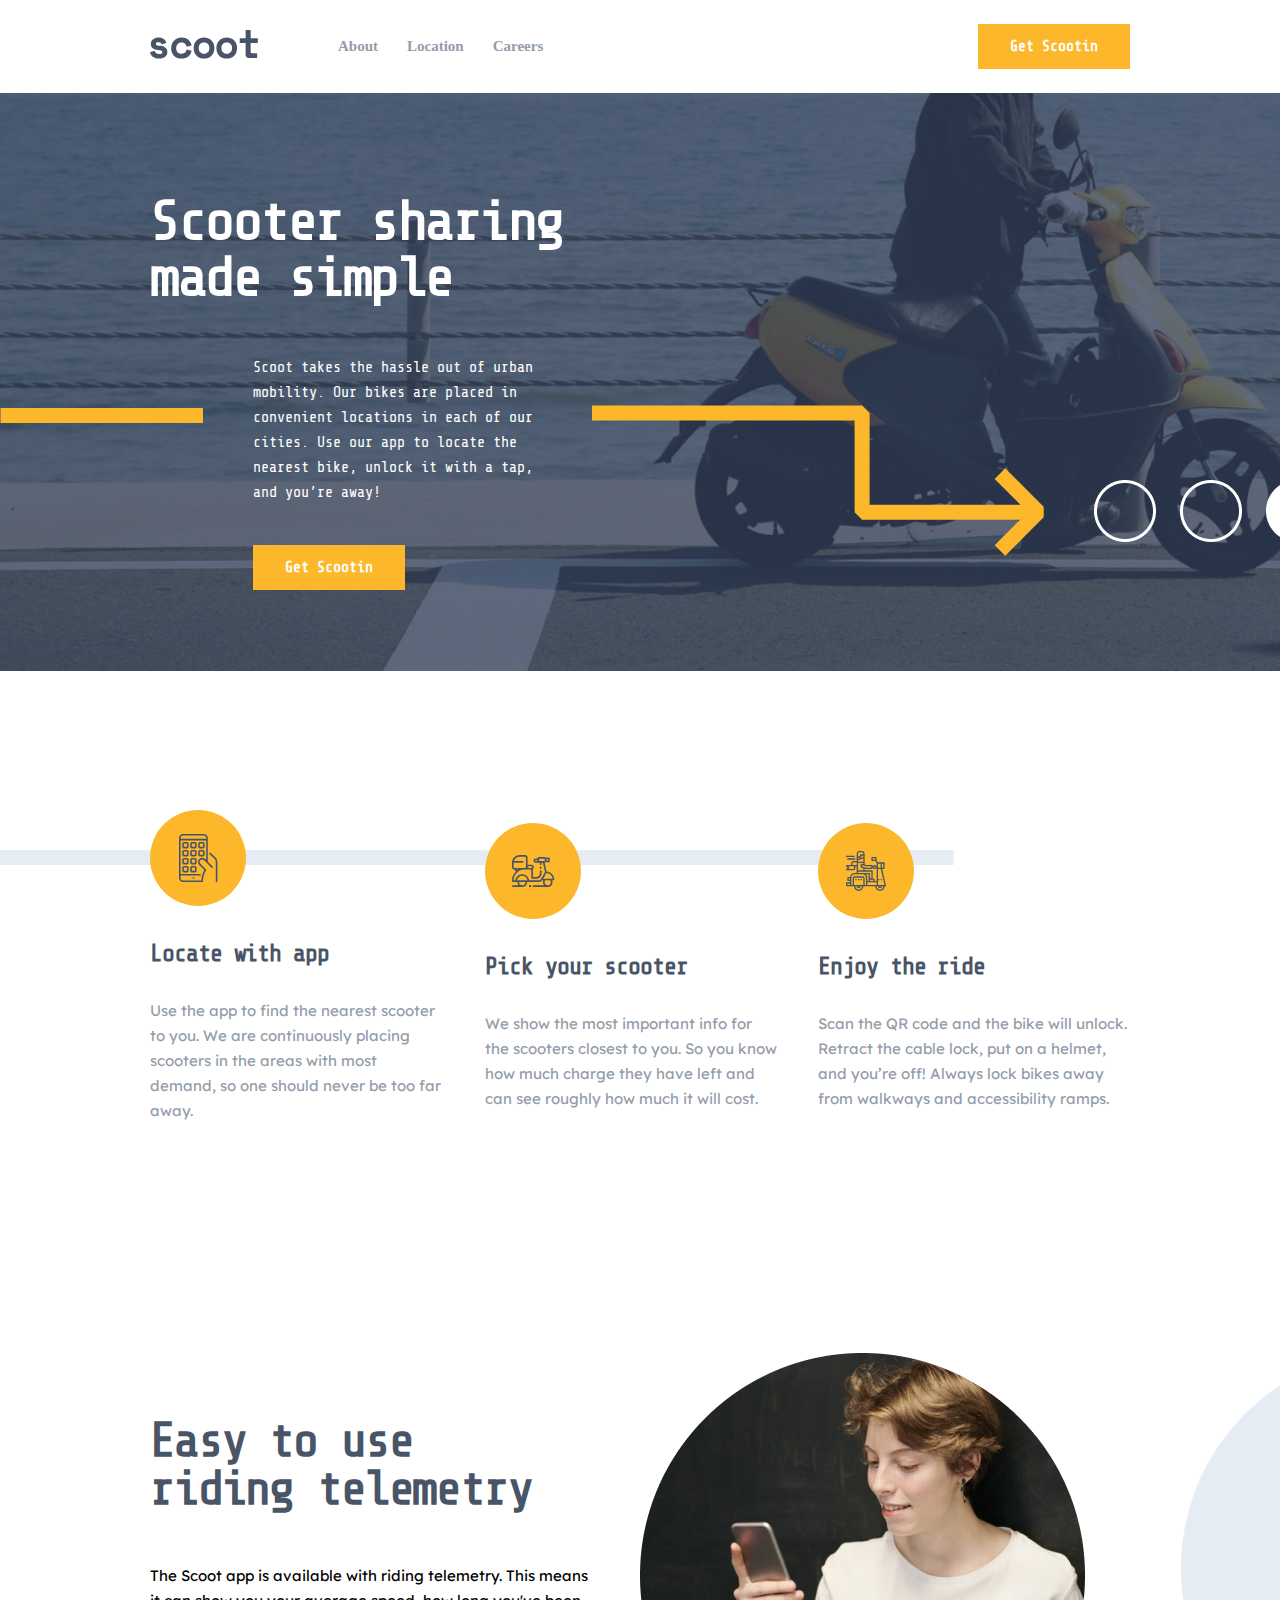
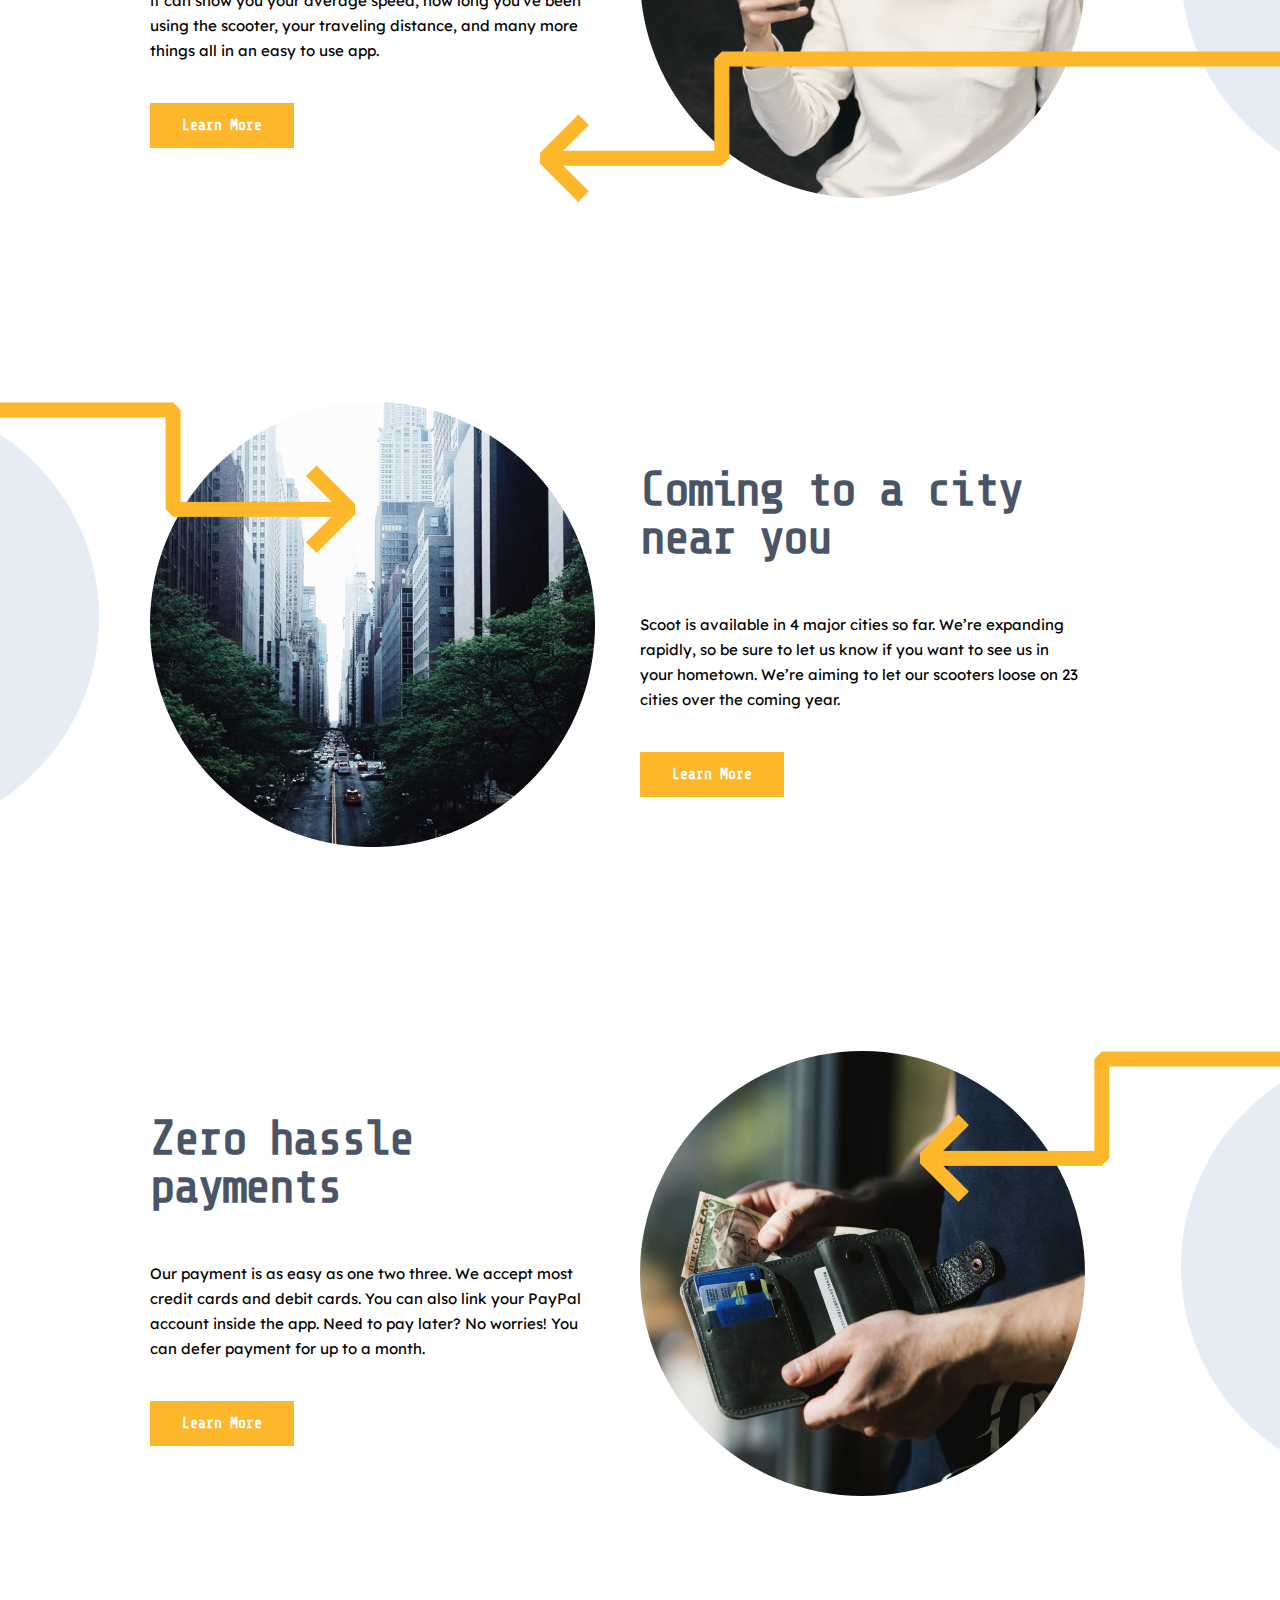
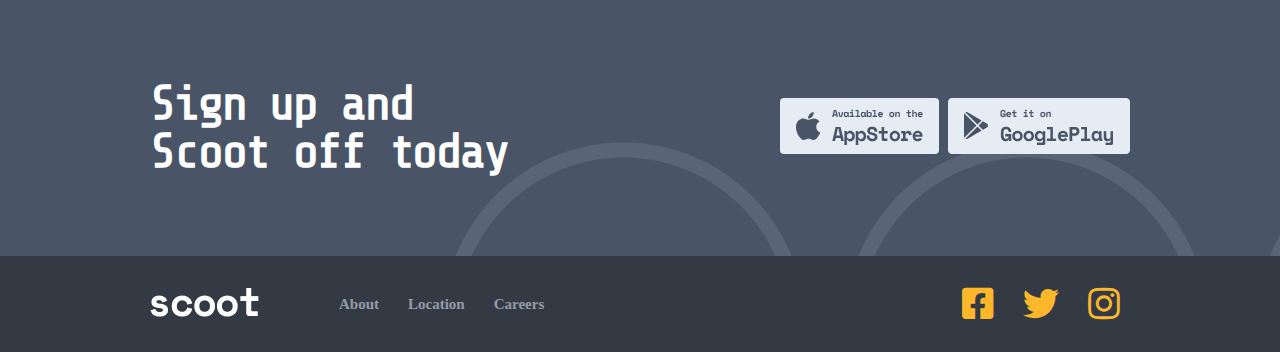
<file: index.html>
<!DOCTYPE html>
<html lang="en">

<head>
    <meta charset="UTF-8">
    <meta http-equiv="X-UA-Compatible" content="IE=edge">
    <meta name="viewport" content="width=device-width, initial-scale=1.0">
    <title>scott</title>
    <link rel="stylesheet" href="./css/style.css">
    <link rel="stylesheet" href="https://cdnjs.cloudflare.com/ajax/libs/font-awesome/5.15.3/css/all.min.css"
        referrerpolicy="no-referrer" />
</head>

<body>


    <nav class="footer nav">
        <div class="nav-brand">
            <a href="./index.html"><img src="./images/scoot brand black.svg" alt=""></a>
            <span class="link">
                <a href="./src/about.html">About</a>
                <a href="./src/location.html">Location</a>
                <a href="./src/careers.html">Careers</a>
            </span>
        </div>
        <div><a class="btn_a" href="#">Get Scootin</a></div>
    </nav>
    <section class="home" id="home">
        <div class="content">
            <h1 class="theme">Scooter sharing</h1>
            <h1 class="theme">made simple</h1>
            <div class="infos">
                <div class="path"><img src="./images/Path 2.svg" alt=""></div>
                <div class="info">
                    <div class="info_">Scoot takes the hassle out of urban mobility. Our bikes are placed in convenient
                        locations in each
                        of our cities. Use our app to locate the nearest bike, unlock it with a tap, and you’re away!
                    </div>
                    <a class="btn_a" href="#">Get Scootin</a>
                </div>
                <div class="strelka"><img src="./images/Group 8 Copy.svg" alt=""></div>
                <div class="round"><img src="./images/Group 26.png" alt=""></div>
            </div>
        </div>
    </section>
    <section class="about_app">
        <div class="app">
            <div class="box">
                <img src="./images/locate.svg" alt="">
                <h3 class="head_more">Locate with app</h3>
                <p class="more">Use the app to find the nearest scooter to you. We are continuously placing scooters in the areas
                    with most demand, so one should never be too far away. </p>
            </div>
            <div class="box">
                <img src="./images/scooter.svg" alt="">
                <h3 class="head_more">Pick your scooter</h3>
                <p class="more">We show the most important info for the scooters closest to you. So you know how much charge they
                    have left and can see roughly how much it will cost. </p>
            </div>
            <div class="box">
                <img src="./images/ride.svg" alt="">
                <h3 class="head_more">Enjoy the ride</h3>
                <p class="more">Scan the QR code and the bike will unlock. Retract the cable lock, put on a helmet, and you’re off!
                    Always lock bikes away from walkways and accessibility ramps. </p>
            </div>
            <img class="path" src="./images/Path3.png" alt="">
        </div>
    </section>
    <section class="section about_app">
        <div class="app">
            <div class="mini_box">
                <h1 class="tag">Easy to use</h1>
                <h1 class="tag">riding telemetry</h1>
                <p class="info_div">The Scoot app is available with riding telemetry. This means it can show you your
                    average speed, how
                    long you've been using the scooter, your traveling distance, and many more things all in an easy to
                    use app. </p>
                <a class="btn_a" href="#">Learn More</a>
            </div>
            <div class="mini_box">
                <img src="./images/one_person.png" alt="">
            </div>
        </div>
        <img class="right_mask" src="./images/Mask.png" alt="">
        <img class="right" src="./images/left_strelka.svg" alt="">
    </section>
    <section class="section about_app">
        <div class="app">
            <div class="mini_box">
                <img src="./images/Bitmap Copy.png" alt="">
            </div>
            <div class="mini_box">
                <h1 class="tag">Coming to a city</h1>
                <h1 class="tag">near you</h1>
                <p class="info_div">Scoot is available in 4 major cities so far. We’re expanding rapidly, so be sure to
                    let us know if you want to see us in your hometown. We’re aiming to let our scooters loose on 23
                    cities over the coming year. </p>
                <a class="btn_a" href="#">Learn More</a>
            </div>
        </div>
        <img class="left_mask" src="./images/Mask left.png" alt="">
        <img class="left" src="./images/right2.png" alt="">
    </section>
    <section class="section about_app">
        <div class="app">
            <div class="mini_box">
                <h1 class="tag">Zero hassle</h1>
                <h1 class="tag">payments</h1>
                <p class="info_div">Our payment is as easy as one two three. We accept most credit cards and debit
                    cards. You can also link your PayPal account inside the app. Need to pay later? No worries! You can
                    defer payment for up to a month. </p>
                <a class="btn_a" href="#">Learn More</a>
            </div>
            <div class="mini_box">
                <img style="border-radius: 50%;" src="./images/Bitmap3.png" alt="">
            </div>
        </div>
        <img class="right_mask" src="./images/Mask.png" alt="">
        <img style="top: 100px !important;" class="right" src="./images/strelka3.png" alt="">
    </section>
    <section class="media">
        <div class="sign">
            <div class="text">
                <h1 class="tag" style="color: #fff;">Sign up and</h1>
                <h1 class="tag" style="color: #fff;">Scoot off today</h1>
            </div>
            <div class="download">
                <a href="#"><img src="./images/AppStore.svg" alt=""></a>
                <a href="#"><img src="./images/google_play.png" alt=""></a>
            </div>
        </div>
    </section>
    <footer class="footer">
        <div class="nav-brand">
            <a href="./index.html"><img src="./images/scoot brand.png" alt=""></a>
            <span class="link">
                <a href="./src/about.html">About</a>
                <a href="./src/location.html">Location</a>
                <a href="./src/careers.html">Careers</a>
            </span>
        </div>
        <div class="social-media">
            <i class="fab fa-facebook-square"></i>
            <i class="fab fa-twitter"></i>
            <i class="fab fa-instagram"></i>
        </div>
    </footer>


    <script src="./src/script.js"></script>
</body>

</html>
</file>
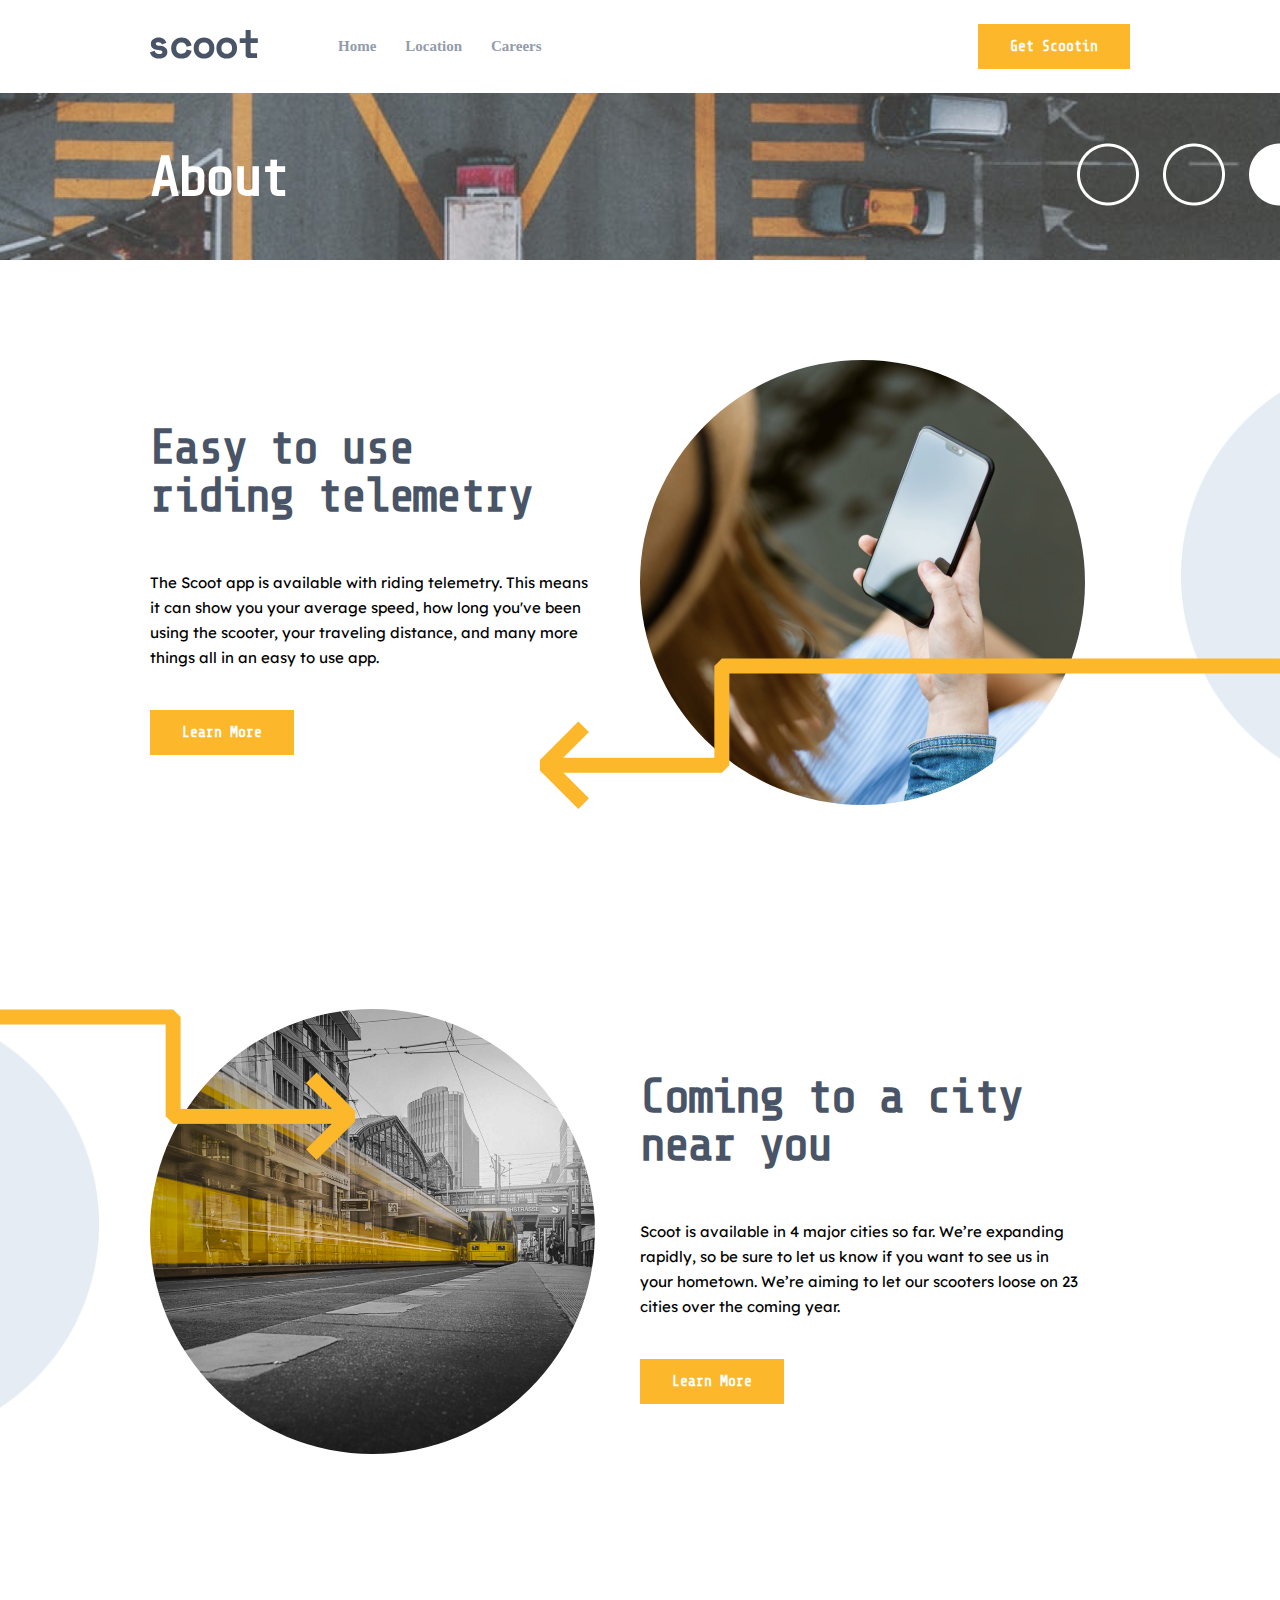
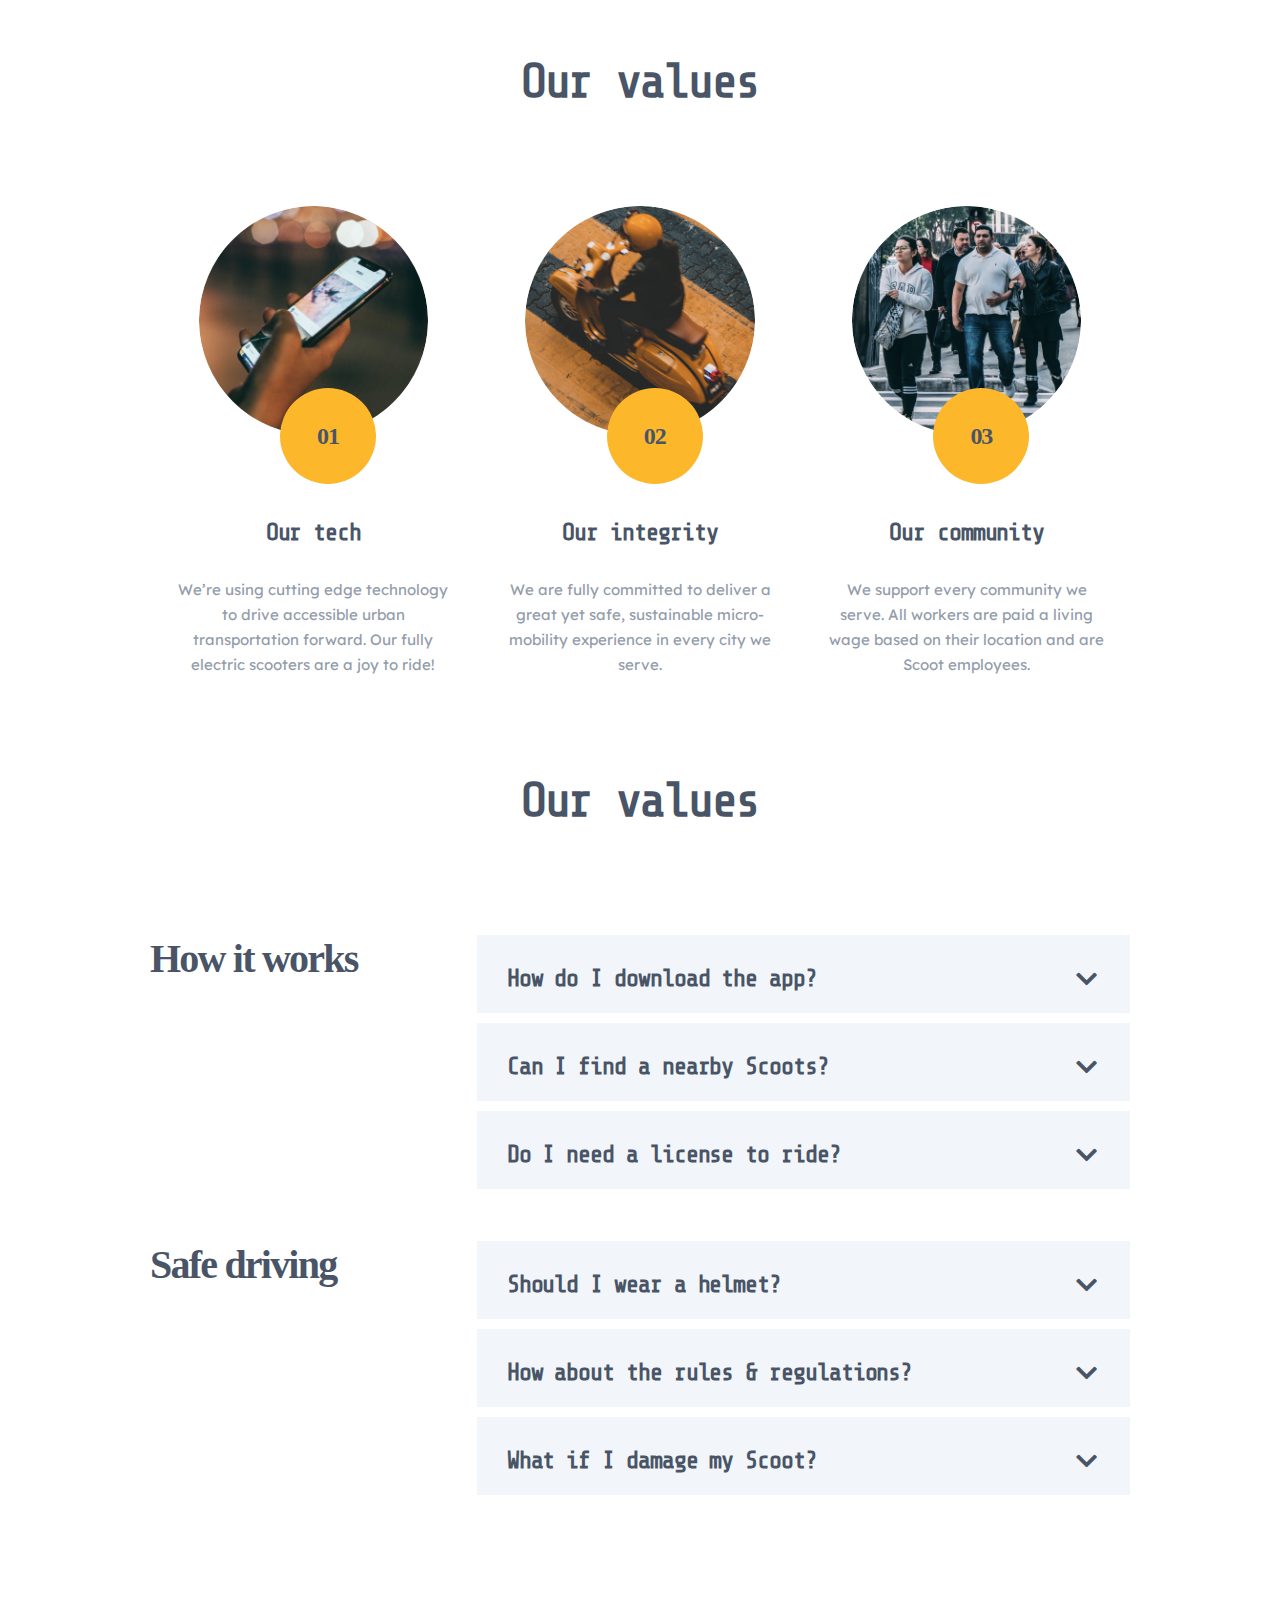
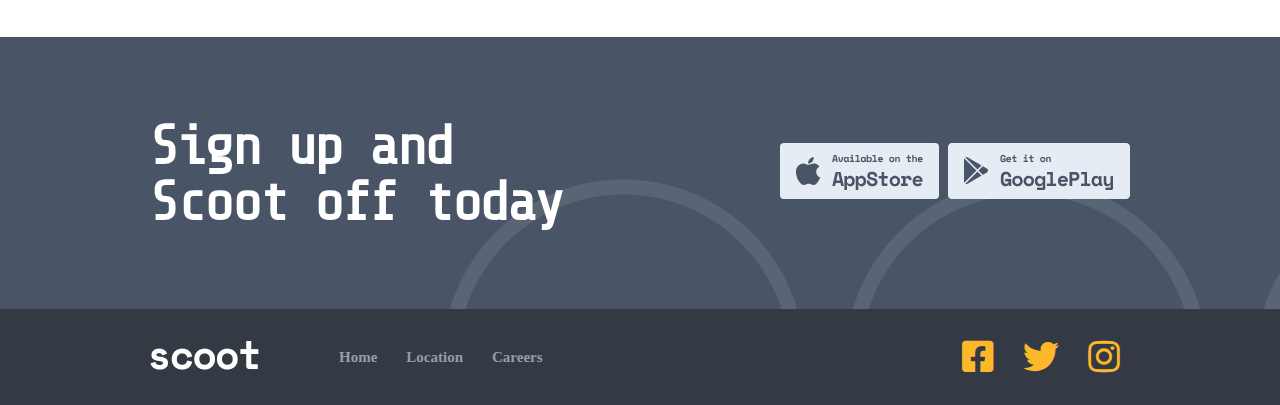
<file: src/about.html>
<!DOCTYPE html>
<html lang="en">

<head>
    <meta charset="UTF-8">
    <meta http-equiv="X-UA-Compatible" content="IE=edge">
    <meta name="viewport" content="width=device-width, initial-scale=1.0">
    <title>About</title>
    <link rel="stylesheet" href="../css/style.css">
    <link rel="stylesheet" href="https://cdnjs.cloudflare.com/ajax/libs/font-awesome/5.15.3/css/all.min.css"
        referrerpolicy="no-referrer" />
</head>

<body>


    <nav class="footer nav">
        <div class="nav-brand">
            <a href="../index.html"><img src="../images/scoot brand black.svg" alt=""></a>
            <span class="link">
                <a href="../index.html">Home</a>
                <a href="../src/location.html">Location</a>
                <a href="../src/careers.html">Careers</a>
            </span>
        </div>
        <div><a class="btn_a" href="#">Get Scootin</a></div>
    </nav>
    <section class="home home-about">
        <div class="content">
            <div class="infos">
                <h1 class="theme">About</h1>
                <div><img src="../images/Group 26 about.png" alt=""></div>
            </div>
        </div>
    </section>
    <section class="section about_app">
        <div class="app">
            <div class="mini_box">
                <h1 class="tag">Easy to use</h1>
                <h1 class="tag">riding telemetry</h1>
                <p class="info_div">The Scoot app is available with riding telemetry. This means it can show you your
                    average speed, how
                    long you've been using the scooter, your traveling distance, and many more things all in an easy to
                    use app. </p>
                <a class="btn_a" href="#">Learn More</a>
            </div>
            <div class="mini_box">
                <img style="border-radius: 50%;" src="../images/phone-about.png" alt="">
            </div>
        </div>
        <img class="right_mask" src="../images/Mask.png" alt="">
        <img class="right" src="../images/left_strelka.svg" alt="">
    </section>
    <section class="section about_app">
        <div class="app">
            <div class="mini_box">
                <img style="border-radius: 50%;" src="../images/road-about.png" alt="">
            </div>
            <div class="mini_box">
                <h1 class="tag">Coming to a city</h1>
                <h1 class="tag">near you</h1>
                <p class="info_div">Scoot is available in 4 major cities so far. We’re expanding rapidly, so be sure to
                    let us know if you want to see us in your hometown. We’re aiming to let our scooters loose on 23
                    cities over the coming year. </p>
                <a class="btn_a" href="#">Learn More</a>
            </div>
        </div>
        <img class="left_mask" src="../images/Mask left.png" alt="">
        <img class="left" src="../images/right2.png" alt="">
    </section>
    <section class="section values">
        <h1 class="tag">Our values</h1>
        <div class="values_content">
            <div class="value">
                <div class="img"><img src="../images/Bitmap Copy values.png" alt="">
                    <div class="number">
                        <span>01</span>
                    </div>
                </div>
                <h3 class="head_more">Our tech</h3>
                <p class="more">We’re using cutting edge technology to drive accessible urban transportation forward.
                    Our fully electric scooters are a joy to ride! </p>

            </div>
            <div class="value">
                <div class="img"><img src="../images/Bitmap Copy integrity.png" alt="">
                    <div class="number">
                        <span>02</span>
                    </div>
                </div>
                <h3 class="head_more">Our integrity</h3>
                <p class="more">We are fully committed to deliver a great yet safe, sustainable micro-mobility
                    experience in every city we serve. </p>
            </div>
            <div class="value">
                <div class="img"><img src="../images/Bitmap Copy community.png" alt="">
                    <div class="number">
                        <span>03</span>
                    </div>
                </div>
                <h3 class="head_more">Our community</h3>
                <p class="more">We support every community we serve. All workers are paid a living wage based on their
                    location and are Scoot employees. </p>
            </div>
        </div>
    </section>
    <section class="section values faq">
        <h1 class="tag">Our values</h1>
        <div class="faq-content">
            <div class="tims">
                <h1 class="tim">How it works</h1>
            </div>
            <div class="information">
                <div class="cont">
                    <div class="question head_more">How do I download the app? <span><i class="fas fa-chevron-up"></i></span></div>
                    <div class="answer more d-none">To download the Scoot app, you can search “Scoot” in both the App and
                        Google
                        Play stores. An even simpler way to do it would be to click the relevant link at the bottom of
                        this page and you’ll be re-directed to the correct page.</div>
                </div>
                <div class="cont">
                    <div class="question head_more">Can I find a nearby Scoots? <span><i class="fas fa-chevron-up"></i></span></div>
                    <div class="answer more d-none">To download the Scoot app, you can search “Scoot” in both the App and
                        Google
                        Play stores. An even simpler way to do it would be to click the relevant link at the bottom of
                        this page and you’ll be re-directed to the correct page.</div>
                </div>
                <div class="cont">
                    <div class="question head_more">Do I need a license to ride? <span><i class="fas fa-chevron-up"></i></span></div>
                    <div class="answer more d-none">To download the Scoot app, you can search “Scoot” in both the App and
                        Google
                        Play stores. An even simpler way to do it would be to click the relevant link at the bottom of
                        this page and you’ll be re-directed to the correct page.</div>
                </div>
            </div>
        </div>
        <div class="faq-content">
            <div class="tims">
                <h1 class="tim">Safe driving</h1>
            </div>
            <div class="information">
                <div class="cont">
                    <div class="question head_more">Should I wear a helmet? <span><i class="fas fa-chevron-up"></i></span></div>
                    <div class="answer more d-none">Yes, please do! All cities have different laws. But we strongly strongly
                        strongly recommend always wearing a helmet regardless of the local laws. We like you and we want
                        you to be as safe as possible while Scooting.</div>
                </div>
                <div class="cont">
                    <div class="question head_more">How about the rules & regulations? <span><i class="fas fa-chevron-up"></i></span></div>
                    <div class="answer more d-none">Yes, please do! All cities have different laws. But we strongly strongly
                        strongly recommend always wearing a helmet regardless of the local laws. We like you and we want
                        you to be as safe as possible while Scooting.</div>
                </div>
                <div class="cont">
                    <div class="question head_more">What if I damage my Scoot? <span><i class="fas fa-chevron-up"></i></span></div>
                    <div class="answer more d-none">Yes, please do! All cities have different laws. But we strongly strongly
                        strongly recommend always wearing a helmet regardless of the local laws. We like you and we want
                        you to be as safe as possible while Scooting.</div>
                </div>
            </div>
        </div>
    </section>
    <section class="media">
        <div class="sign">
            <div class="text">
                <h1 class="theme">Sign up and</h1>
                <h1 class="theme">Scoot off today</h1>
            </div>
            <div class="download">
                <a href="#"><img src="../images/AppStore.svg" alt=""></a>
                <a href="#"><img src="../images/google_play.png" alt=""></a>
            </div>
        </div>
    </section>
    <footer class="footer">
        <div class="nav-brand">
            <a href="../index.html"><img src="../images/scoot brand.png" alt=""></a>
            <span class="link">
                <a href="../index.html">Home</a>
                <a href="../src/location.html">Location</a>
                <a href="../src/careers.html">Careers</a>
            </span>
        </div>
        <div class="social-media">
            <i class="fab fa-facebook-square"></i>
            <i class="fab fa-twitter"></i>
            <i class="fab fa-instagram"></i>
        </div>
    </footer>


    <script src="./script.js"></script>
</body>

</html>
</file>
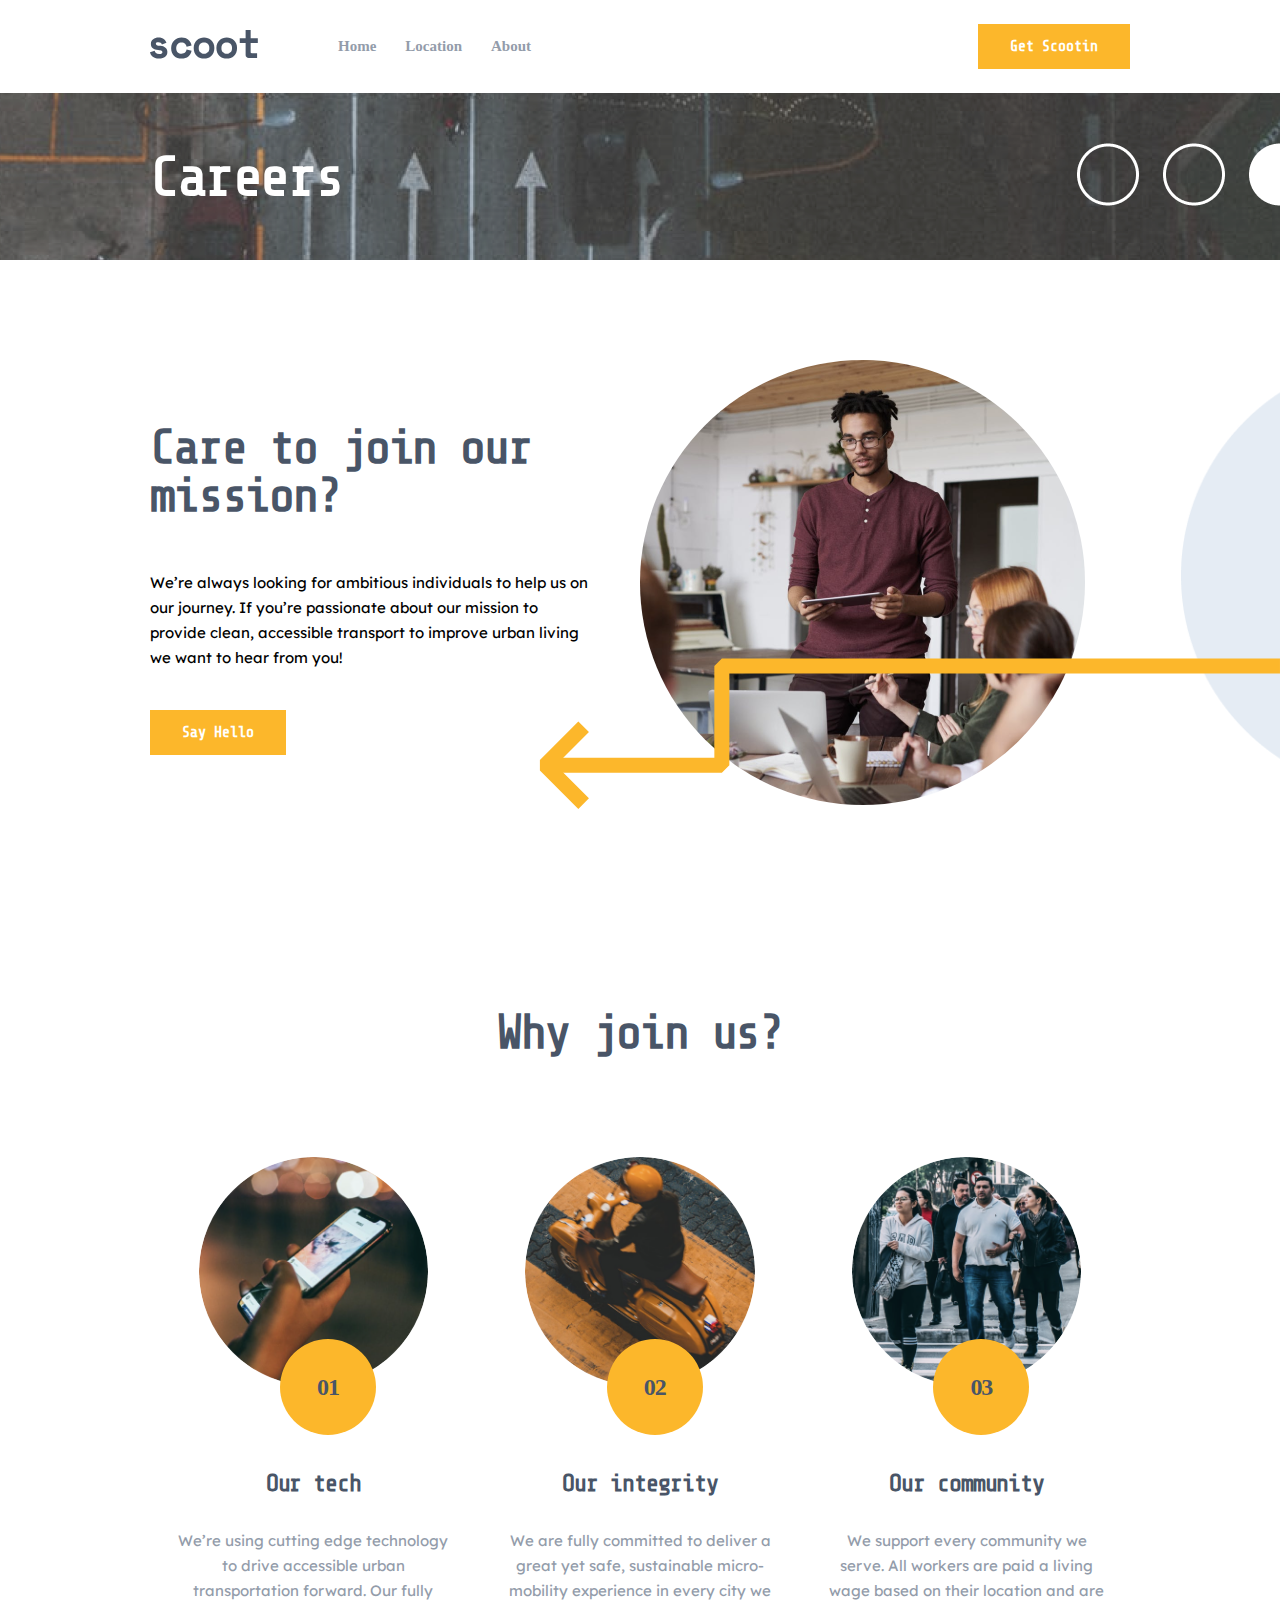
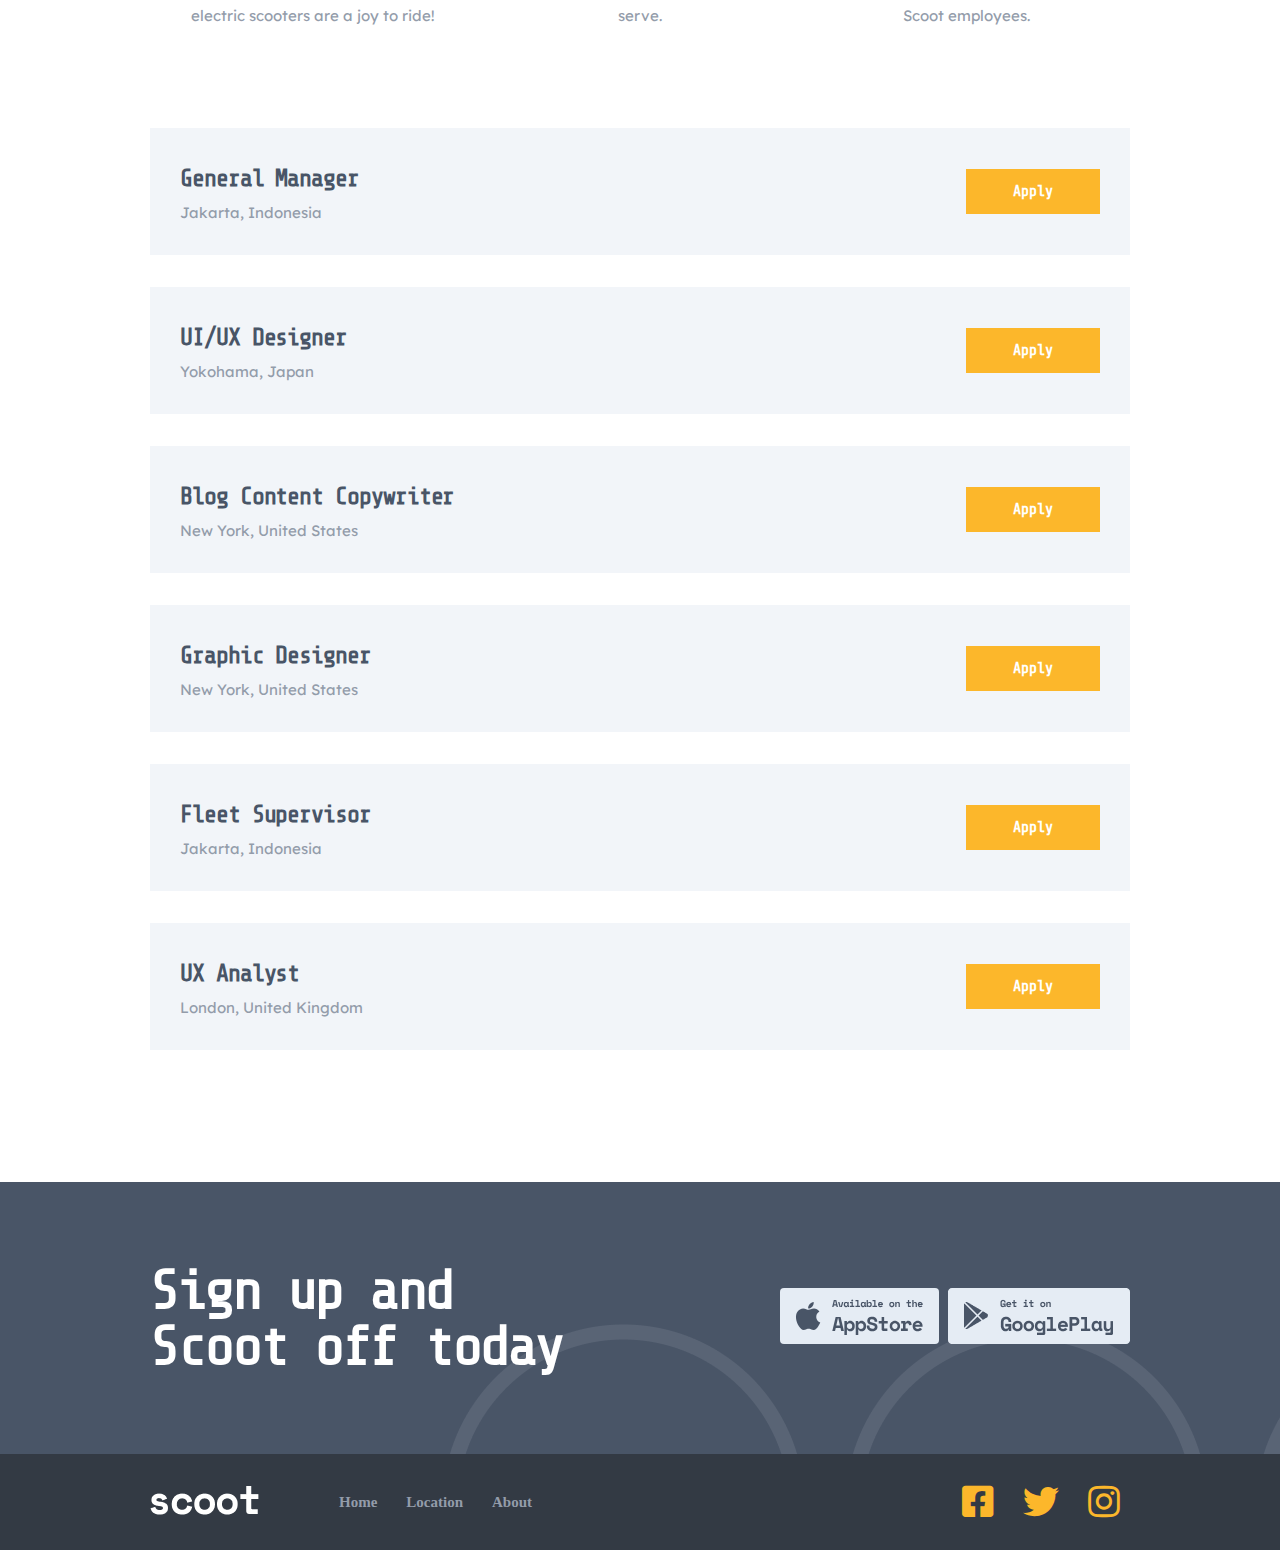
<file: src/careers.html>
<!DOCTYPE html>
<html lang="en">

<head>
    <meta charset="UTF-8">
    <meta http-equiv="X-UA-Compatible" content="IE=edge">
    <meta name="viewport" content="width=device-width, initial-scale=1.0">
    <title>Careers</title>
    <link rel="stylesheet" href="../css/style.css">
    <link rel="stylesheet" href="https://cdnjs.cloudflare.com/ajax/libs/font-awesome/5.15.3/css/all.min.css"
        referrerpolicy="no-referrer" />
</head>

<body>


    <nav class="footer nav">
        <div class="nav-brand">
            <a href="../index.html"><img src="../images/scoot brand black.svg" alt=""></a>
            <span class="link">
                <a href="../index.html">Home</a>
                <a href="./location.html">Location</a>
                <a href="./about.html">About</a>
            </span>
        </div>
        <div><a class="btn_a" href="#">Get Scootin</a></div>
    </nav>
    <section class="home home-careers">
        <div class="content">
            <div class="infos">
                <h1 class="theme">Careers</h1>
                <div><img src="../images/Group 26 about.png" alt=""></div>
            </div>
        </div>
    </section>
    <section class="section about_app">
        <div class="app">
            <div class="mini_box">
                <h1 class="tag">Care to join our</h1>
                <h1 class="tag">mission?</h1>
                <p class="info_div">We’re always looking for ambitious individuals to help us on our journey. If you’re
                    passionate about our mission to provide clean, accessible transport to improve urban living we want
                    to hear from you! </p>
                <a class="btn_a" href="#">Say Hello</a>
            </div>
            <div class="mini_box">
                <img style="border-radius: 50%;" src="../images/careers_back.png" alt="">
            </div>
        </div>
        <img class="right_mask" src="../images/Mask.png" alt="">
        <img class="right" src="../images/left_strelka.svg" alt="">
    </section>

    <section class="section values">
        <h1 class="tag">Why join us?</h1>
        <div class="values_content">
            <div class="value">
                <div class="img"><img src="../images/Bitmap Copy values.png" alt="">
                    <div class="number">
                        <span>01</span>
                    </div>
                </div>
                <h3 class="head_more">Our tech</h3>
                <p class="more">We’re using cutting edge technology to drive accessible urban transportation forward.
                    Our fully electric scooters are a joy to ride! </p>

            </div>
            <div class="value">
                <div class="img"><img src="../images/Bitmap Copy integrity.png" alt="">
                    <div class="number">
                        <span>02</span>
                    </div>
                </div>
                <h3 class="head_more">Our integrity</h3>
                <p class="more">We are fully committed to deliver a great yet safe, sustainable micro-mobility
                    experience in every city we serve. </p>
            </div>
            <div class="value">
                <div class="img"><img src="../images/Bitmap Copy community.png" alt="">
                    <div class="number">
                        <span>03</span>
                    </div>
                </div>
                <h3 class="head_more">Our community</h3>
                <p class="more">We support every community we serve. All workers are paid a living wage based on their
                    location and are Scoot employees. </p>
            </div>
        </div>
    </section>
    <section class="section values careers">
        <div class="works">
            <div class="works_content">
                <div class="area">
                    <h3 class="head_more town">General Manager</h3>
                    <p class="more">Jakarta, Indonesia</p>
                </div>
                <div class="apply_btn"><a class="btn_a" href="#">Apply</a></div>
            </div>
            <div class="works_content">
                <div class="area">
                    <h3 class="head_more town">UI/UX Designer</h3>
                    <p class="more">Yokohama, Japan</p>
                </div>
                <div class="apply_btn"><a class="btn_a" href="#">Apply</a></div>
            </div>
            <div class="works_content">
                <div class="area">
                    <h3 class="head_more town">Blog Content Copywriter</h3>
                    <p class="more">New York, United States</p>
                </div>
                <div class="apply_btn"><a class="btn_a" href="#">Apply</a></div>
            </div>
            <div class="works_content">
                <div class="area">
                    <h3 class="head_more town">Graphic Designer</h3>
                    <p class="more">New York, United States</p>
                </div>
                <div class="apply_btn"><a class="btn_a" href="#">Apply</a></div>
            </div>
            <div class="works_content">
                <div class="area">
                    <h3 class="head_more town">Fleet Supervisor</h3>
                    <p class="more">Jakarta, Indonesia</p>
                </div>
                <div class="apply_btn"><a class="btn_a" href="#">Apply</a></div>
            </div>
            <div class="works_content">
                <div class="area">
                    <h3 class="head_more town">UX Analyst</h3>
                    <p class="more">London, United Kingdom</p>
                </div>
                <div class="apply_btn"><a class="btn_a" href="#">Apply</a></div>
            </div>
        </div>
    </section>
    <section class="media">
        <div class="sign">
            <div class="text">
                <h1 class="theme">Sign up and</h1>
                <h1 class="theme">Scoot off today</h1>
            </div>
            <div class="download">
                <a href="#"><img src="../images/AppStore.svg" alt=""></a>
                <a href="#"><img src="../images/google_play.png" alt=""></a>
            </div>
        </div>
    </section>
    <footer class="footer">
        <div class="nav-brand">
            <a href="../index.html"><img src="../images/scoot brand.png" alt=""></a>
            <span class="link">
                <a href="../index.html">Home</a>
                <a href="./location.html">Location</a>
                <a href="./about.html">About</a>
            </span>
        </div>
        <div class="social-media">
            <i class="fab fa-facebook-square"></i>
            <i class="fab fa-twitter"></i>
            <i class="fab fa-instagram"></i>
        </div>
    </footer>


    <script src="../src/script.js"></script>
</body>

</html>
</file>
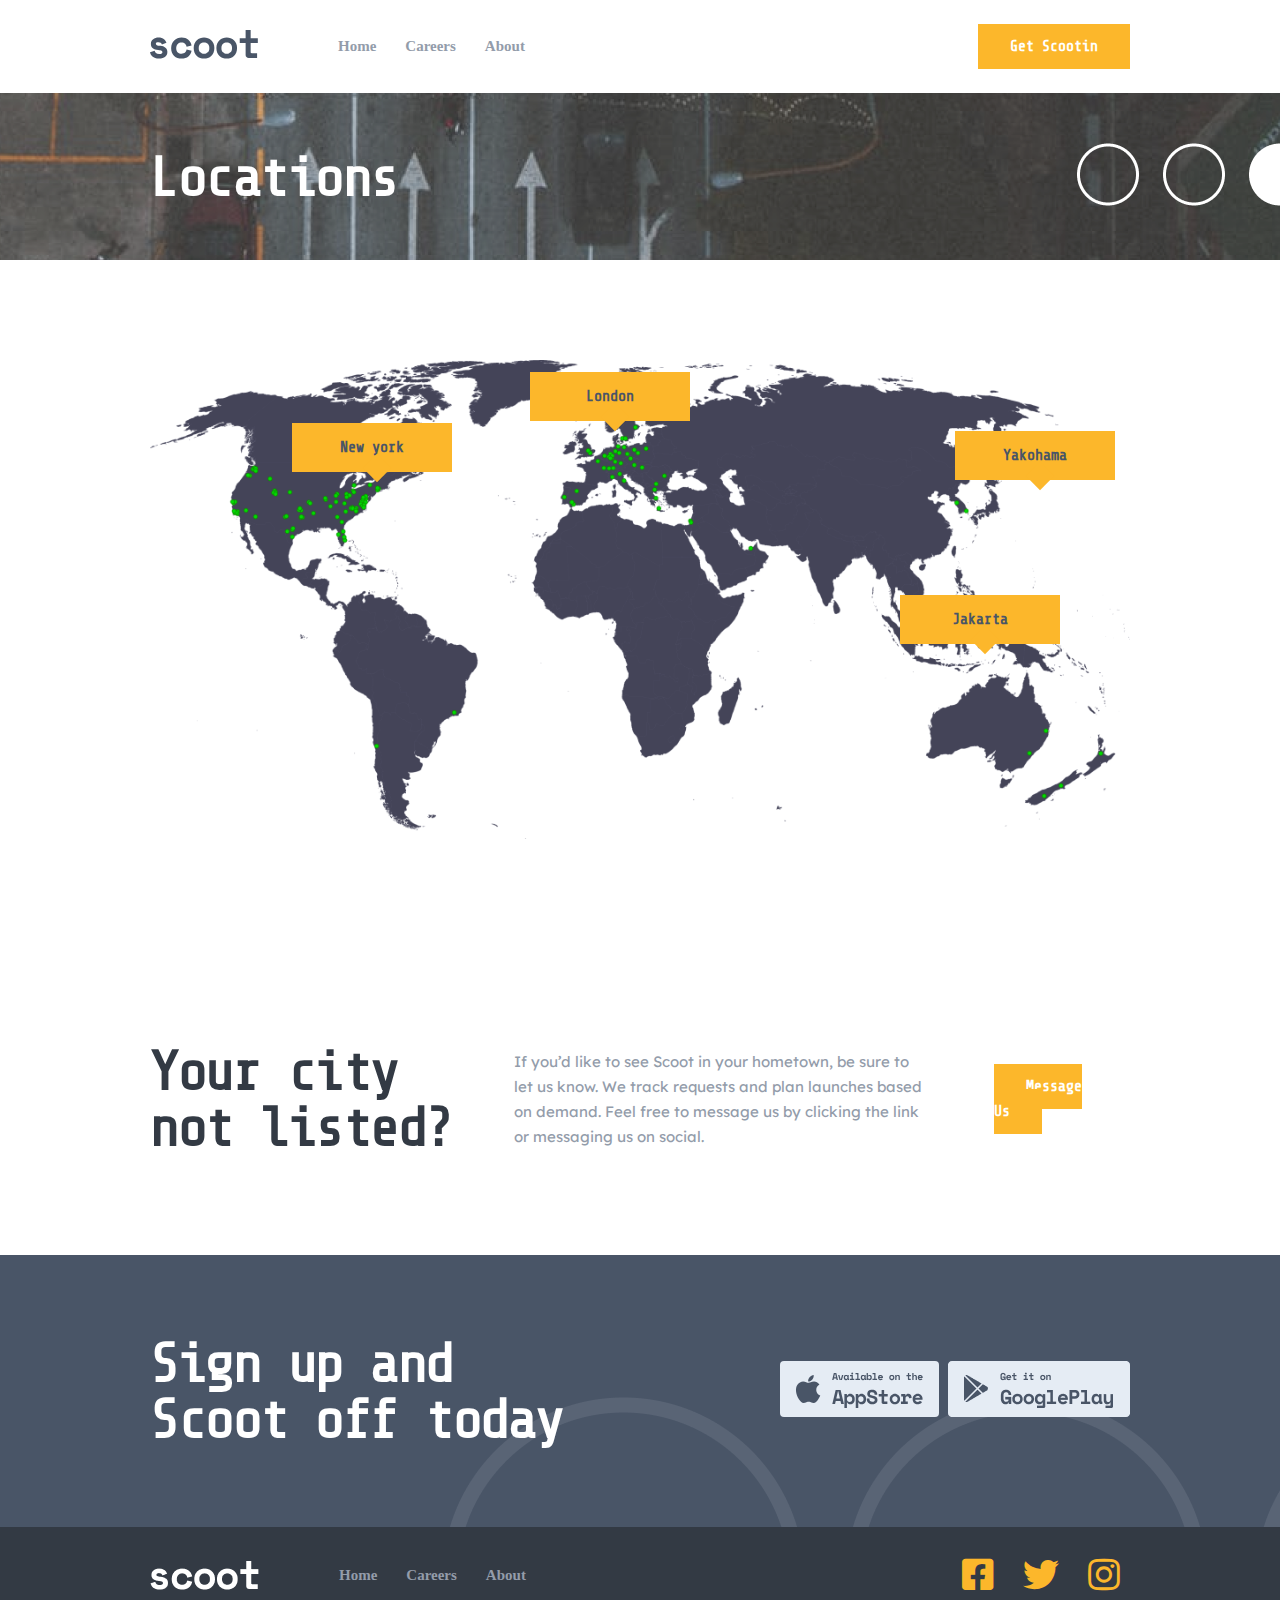
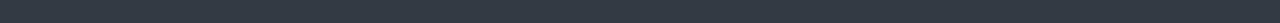
<file: src/location.html>
<!DOCTYPE html>
<html lang="en">

<head>
    <meta charset="UTF-8">
    <meta http-equiv="X-UA-Compatible" content="IE=edge">
    <meta name="viewport" content="width=device-width, initial-scale=1.0">
    <title>Location</title>
    <link rel="stylesheet" href="../css/style.css">
    <link rel="stylesheet" href="https://cdnjs.cloudflare.com/ajax/libs/font-awesome/5.15.3/css/all.min.css"
        referrerpolicy="no-referrer" />
</head>

<body>


    <nav class="footer nav">
        <div class="nav-brand">
            <a href="../index.html"><img src="../images/scoot brand black.svg" alt=""></a>
            <span class="link">
                <a href="../index.html">Home</a>
                <a href="../src/careers.html">Careers</a>
                <a href="../src/about.html">About</a>
            </span>
        </div>
        <div><a class="btn_a" href="#">Get Scootin</a></div>
    </nav>
    <section class="home home-careers">
        <div class="content">
            <div class="infos">
                <h1 class="theme">Locations</h1>
                <div><img src="../images/Group 26 about.png" alt=""></div>
            </div>
        </div>
    </section>

    <section class="section">
        <div class="location">
            <div class="maps">
                <img src="../images/maps.png" alt="">
            </div>
            <div class="dot">
                <div class="gps new_york">New york <span></span></div>
                <div class="gps london">London <span></span></div>
                <div class="gps yakohama">Yakohama <span></span></div>
                <div class="gps jakarta">Jakarta <span></span></div>
            </div>
        </div>
    </section>
    <section class="section">
        <div class="your_city">
            <div style="width: 40%;">
                <h1 class="theme">Your city</h1>
                <h1 class="theme">not listed?</h1>
            </div>
            <div style="width: 45%; padding: 0 70px 0 0;">
                <p class="more">If you’d like to see Scoot in your hometown, be sure to let us know. We track requests
                    and plan launches based on demand. Feel free to message us by clicking the link or messaging us on
                    social. </p>
            </div>
            <div style="width: 15%;"><a class="btn_a" href="#">Message Us</a></div>
        </div>
    </section>

    <section class="media">
        <div class="sign">
            <div class="text">
                <h1 class="theme">Sign up and</h1>
                <h1 class="theme">Scoot off today</h1>
            </div>
            <div class="download">
                <a href="#"><img src="../images/AppStore.svg" alt=""></a>
                <a href="#"><img src="../images/google_play.png" alt=""></a>
            </div>
        </div>
    </section>
    <footer class="footer">
        <div class="nav-brand">
            <img src="../images/scoot brand.png" alt="">
            <span class="link">
                <a href="../index.html">Home</a>
                <a href="../src/careers.html">Careers</a>
                <a href="../src/about.html">About</a>
            </span>
        </div>
        <div class="social-media">
            <i class="fab fa-facebook-square"></i>
            <i class="fab fa-twitter"></i>
            <i class="fab fa-instagram"></i>
        </div>
    </footer>


    <script src="../src/script.js"></script>
</body>

</html>
</file>
<file: css/style.css>
@import url("https://fonts.googleapis.com/css2?family=Share+Tech+Mono&display=swap");
@import url("https://fonts.googleapis.com/css2?family=Lexend+Deca&family=Share+Tech+Mono&display=swap");
* {
  margin: 0;
  padding: 0;
  font-family: "Share Tech Mono", monospace;
}

.theme {
  font-style: normal;
  font-weight: 700;
  font-size: 56px;
  line-height: 56px;
  letter-spacing: -2.5px;
  color: #ffffff;
  padding: 0 150px;
}

.tag {
  font-style: normal;
  font-weight: 700;
  font-size: 48px;
  line-height: 48px;
  letter-spacing: -2.14286px;
  color: #495567;
}

.info_div {
  font-family: "Lexend Deca", sans-serif;
  font-style: normal;
  font-weight: 400;
  font-size: 15px;
  line-height: 25px;
  color: #000;
  margin: 50px 0 50px 0;
  padding-right: 50px;
}

.btn_a {
  text-decoration: none;
  color: #ffffff;
  font-style: normal;
  font-weight: 700;
  font-size: 15px;
  line-height: 25px;
  text-align: center;
  background-color: #fcb72b;
  border: 2px solid #FCB72B;
  padding: 12px 30px;
  margin-top: 20px;
}

.btn_a:active {
  background: transparent;
  color: #FCB72B;
}

.mini_box {
  width: 50%;
  position: relative;
}

.section {
  padding: 100px 150px !important;
}

.section .right {
  position: absolute;
  bottom: 100px;
  right: 0;
}

.section .left {
  position: absolute;
  top: 100px;
  left: 0;
}

.nav {
  background: #ffffff !important;
}

.head_more {
  margin: 30px 0;
  font-style: normal;
  font-weight: 700;
  font-size: 24px;
  line-height: 28px;
  letter-spacing: -1.07143px;
  color: #495567;
}

.more {
  font-family: "Lexend Deca", sans-serif;
  font-style: normal;
  font-weight: 400;
  font-size: 15px;
  line-height: 25px;
  color: #939caa;
}

.home {
  background: url(../images/Bitmap.jpg) no-repeat;
  background-size: 100%;
  padding: 100px 0;
}

.home .content {
  max-width: 1350px;
}

.home .content .infos {
  display: flex;
  align-items: center;
}

.home .content .infos .path,
.home .content .infos .info,
.home .content .infos .strelka {
  margin-right: 50px;
}

.home .content .infos .path {
  margin-top: -50px;
}

.home .content .infos .info .info_ {
  color: #ffffff;
  font-style: normal;
  font-weight: 400;
  font-size: 15px;
  line-height: 25px;
  margin: 50px 0 50px 0;
}

.home .content .infos .strelka {
  margin-top: 80px;
}

.home .content .infos .round {
  margin-bottom: -140px;
}

.about_app {
  padding: 130px;
  position: relative;
  max-width: 1200px;
}

.about_app .app {
  width: 100%;
  display: flex;
  align-items: center;
}

.about_app .app .box {
  padding: 0 20px;
}

.about_app .app .path {
  position: absolute;
  top: 170px;
  left: -20px;
  z-index: -1;
}

.about_app .right_mask {
  width: 99px;
  position: absolute;
  top: 15%;
  right: 0;
}

.about_app .left_mask {
  width: 99px;
  position: absolute;
  top: 15%;
  left: 0;
}

.media {
  background: url(../images/footer_back.png) no-repeat;
  padding: 80px 150px;
  max-width: 1140px;
}

.media .sign {
  display: flex;
  align-items: center;
  justify-content: space-between;
}

.media .sign .text .theme {
  padding: 0 !important;
}

.footer {
  background: #333a44;
  padding: 30px 150px;
  max-width: 1140px;
  display: flex;
  justify-content: space-between;
  align-items: center;
}

.footer .nav-brand {
  display: flex;
  align-items: center;
}

.footer .nav-brand img {
  margin-right: 70px;
}

.footer .nav-brand .link a {
  text-decoration: none;
  font-family: Space Mono;
  font-style: normal;
  font-weight: bold;
  font-size: 15px;
  line-height: 25px;
  color: #939caa;
  margin: 0 10px;
}

.footer .nav-brand .link a:active {
  color: #FCB72B;
}

.footer .social-media i {
  font-size: 36px;
  color: #fcb72b;
  cursor: pointer;
  margin: 0 10px;
}

.footer .social-media i:active {
  color: #E5ECF4;
}

.d-none {
  display: none;
}

.d-block {
  display: block;
}

.home-about {
  background: url(../images/Bitmap-about.png) no-repeat;
  background-size: 100%;
  padding: 50px 0 !important;
  opacity: 0.8;
}

.home-about .infos {
  justify-content: space-between;
}

.values {
  max-width: 1140px;
  padding-top: 0 !important;
  padding-bottom: 0 !important;
}

.values .tag {
  text-align: center;
  margin: 100px 0;
}

.values .values_content {
  width: 100%;
  display: flex;
}

.values .values_content .value {
  width: 33.33333%;
  text-align: center;
  padding: 0 20px;
}

.values .values_content .value .img {
  position: relative;
  margin-bottom: 5rem;
}

.values .values_content .value .img img {
  border-radius: 50%;
  width: 80%;
}

.values .values_content .value .number {
  position: absolute;
  bottom: -45px;
  left: 110px;
  background: #fcb72b;
  width: 96px;
  height: 96px;
  display: flex;
  justify-content: center;
  align-items: center;
  border-radius: 50%;
}

.values .values_content .value .number span {
  font-family: Space Mono;
  font-style: normal;
  font-weight: bold;
  font-size: 24px;
  line-height: 28px;
  letter-spacing: -1.07143px;
  color: #495567;
}

.faq {
  padding-bottom: 100px !important;
}

.faq .faq-content {
  width: 100%;
  display: flex;
  margin-bottom: 2rem;
}

.faq .faq-content .tims {
  width: 33.3333%;
  padding-top: 10px;
}

.faq .faq-content .tims .tim {
  font-family: Space Mono;
  font-style: normal;
  font-weight: bold;
  font-size: 40px;
  line-height: 48px;
  letter-spacing: -1.78571px;
  color: #495567;
}

.faq .faq-content .information {
  width: 66.6667%;
}

.faq .faq-content .information .cont {
  overflow: hidden;
  margin: 10px 0;
}

.faq .faq-content .information .cont .question {
  background: #f2f5f9;
  padding: 30px 30px 20px 30px;
  position: relative;
  z-index: 1;
  margin: 0 !important;
  position: relative;
  cursor: pointer;
}

.faq .faq-content .information .cont .question:active {
  background: #FFF4DF;
}

.faq .faq-content .information .cont .question span i {
  position: absolute;
  top: 40%;
  right: 5%;
  transform: rotate(180deg);
  transition: transform 0.3s ease;
}

.faq .faq-content .information .cont .question span .rotate {
  transform: rotate(0deg);
}

.faq .faq-content .information .cont .answer {
  background: #f2f5f9;
  padding: 0 30px 20px 30px;
  transition: all 1s ease;
}

.home-careers {
  background: url(../images/Bitmap_careers_back.png) no-repeat !important;
  background-size: 100%;
  padding: 50px 0 !important;
  opacity: 0.8;
}

.home-careers .infos {
  justify-content: space-between;
}

.careers {
  padding-top: 100px !important;
  padding-bottom: 100px !important;
}

.careers .works_content {
  display: flex;
  align-items: center;
  justify-content: space-between;
  padding: 30px;
  margin-bottom: 2rem;
  background: #f2f5f9;
}

.careers .works_content .area .town {
  margin: 7px 0 !important;
}

.careers .works_content .apply_btn .btn_a {
  padding: 12px 45px !important;
}

.location {
  max-width: 1040px !important;
  position: relative;
  max-width: 1140px;
}

.location .maps img {
  width: 100%;
}

.location .dot {
  position: absolute;
}

.location .dot .gps {
  position: relative;
  width: 100px;
  color: #495567;
  font-style: normal;
  font-weight: 700;
  font-size: 15px;
  line-height: 25px;
  text-align: center;
  background-color: #fcb72b;
  padding: 12px 30px;
}

.location .dot .gps span {
  width: 20px;
  height: 20px;
  background-color: #fcb72b;
  position: absolute;
  top: 35px;
  right: 65px;
  transform: rotate(45deg);
}

.location .dot .new_york {
  top: -420px;
  left: 142px;
}

.location .dot .london {
  top: -520px;
  right: -380px;
}

.location .dot .yakohama {
  top: -510px;
  left: 805px;
}

.location .dot .jakarta {
  top: -395px;
  left: 750px;
}

.your_city {
  max-width: 1140px;
  display: flex;
  align-items: center;
}

.your_city .theme {
  color: #333a44;
  padding: 0 !important;
}
/*# sourceMappingURL=style.css.map */
</file>
